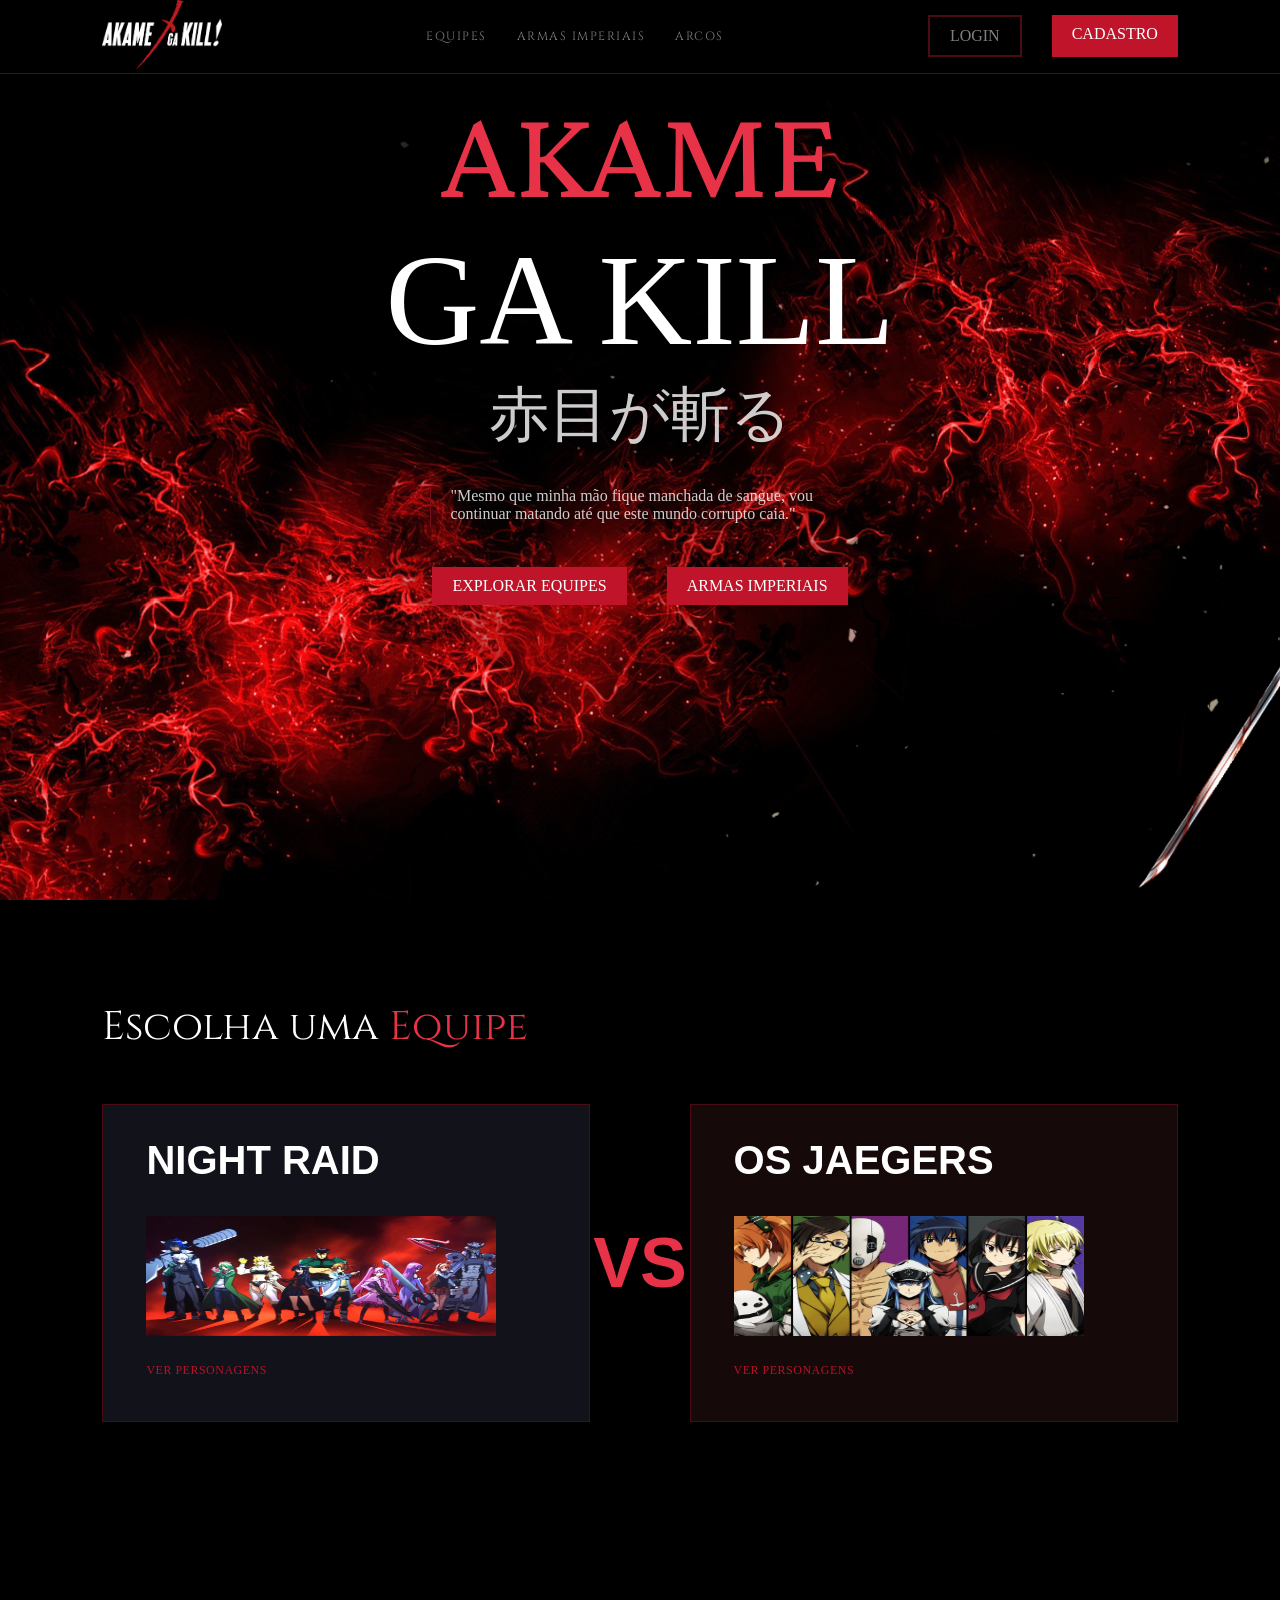
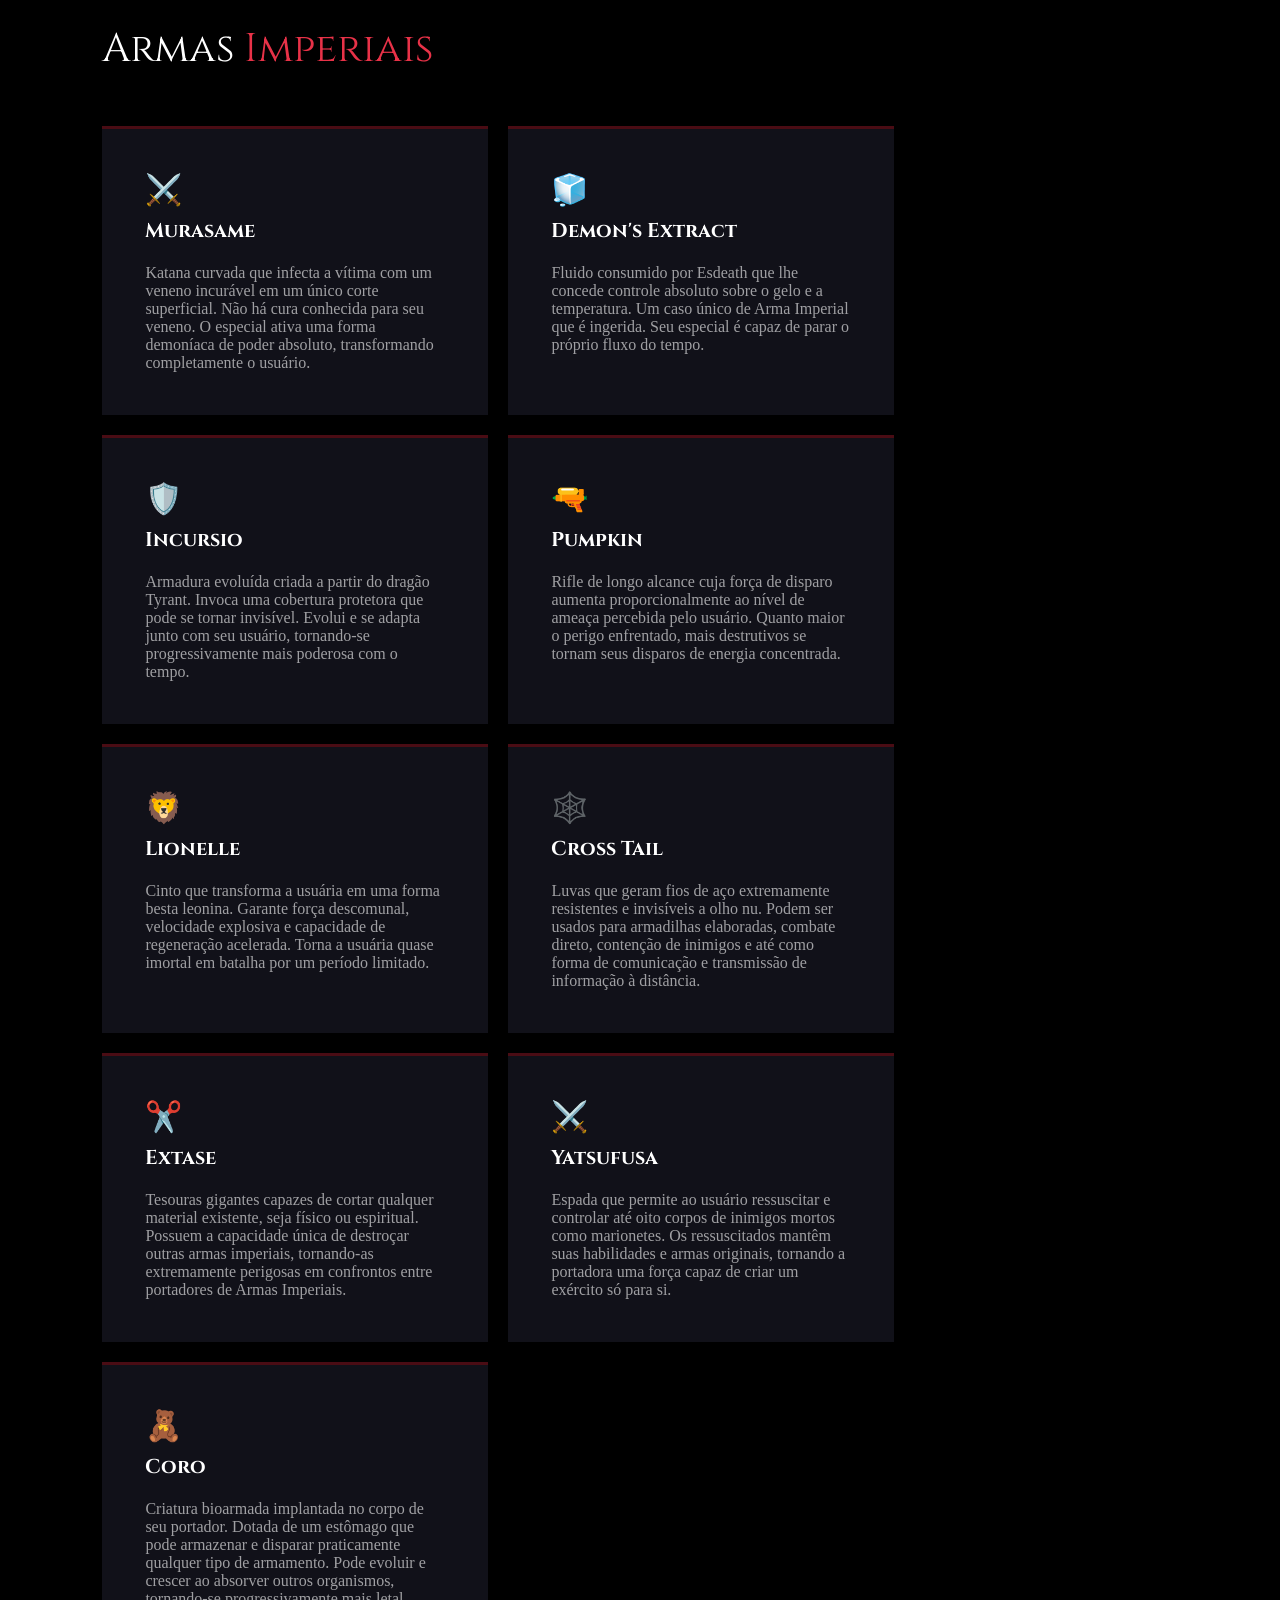
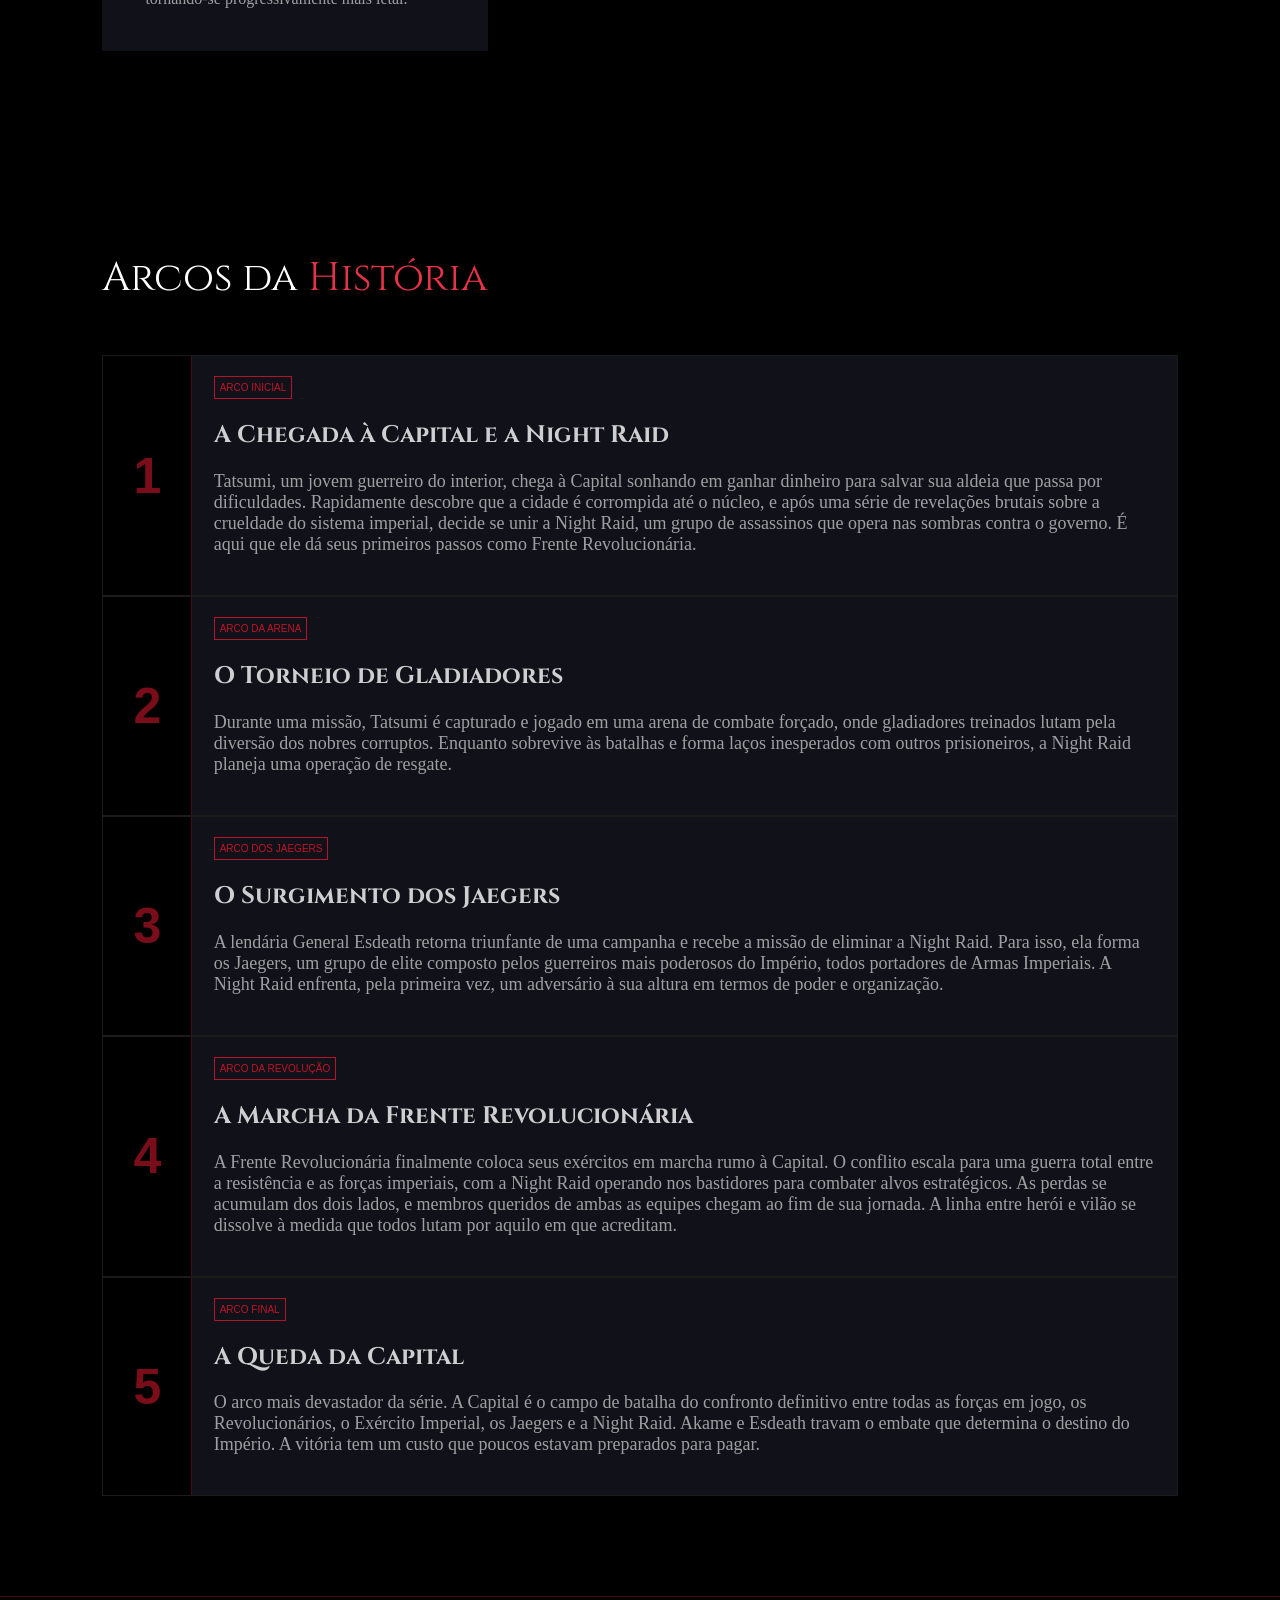
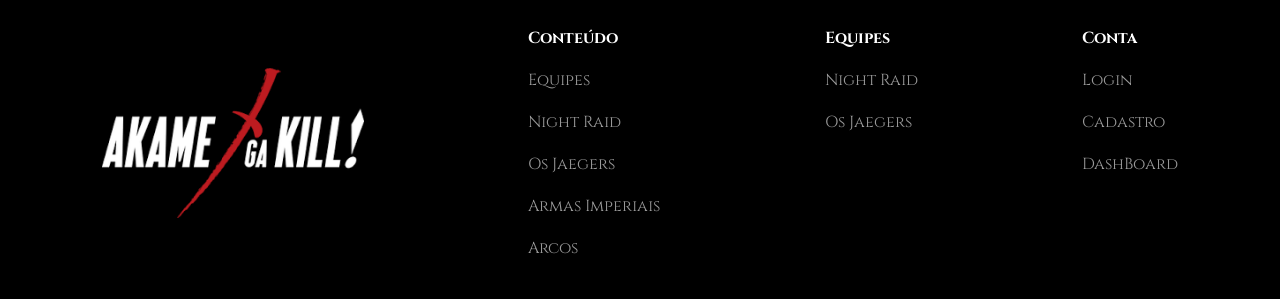
<file: public/index.html>
<!DOCTYPE html>
<html lang="en">
<head>
    <meta charset="UTF-8">
    <meta name="viewport" content="width=device-width, initial-scale=1.0">
    <title>Akame Ga Kill</title>

    <script src="./js/sessao.js"></script>

    <link rel="stylesheet" href="./css/index.css">
    <link rel="icon" href="./assets/icon/logo.png">
    <link href="https://fonts.googleapis.com/css2?family=Cinzel:wght@400;600;700;900&family=Crimson+Pro:ital,wght@0,300;0,400;0,600;1,300;1,400&family=Bebas+Neue&family=Share+Tech+Mono&display=swap" rel="stylesheet">
</head>
<body>
    <div class="header">
        <div class="logo">
            <a href=""><img src="./assets/icon/logo.png" alt="logo"></a>
        </div>

        <div class="navegacao">
            <a href="#equipes">Equipes</a>
            <a href="#armas_imperiais">Armas Imperiais</a>
            <a href="#arcos_historia">Arcos</a>
        </div>

        <div class="paralogin_e_cadastro">
            <a href="login.html" class="botao_login" style="text-decoration: none;">Login</a>
            <a href="cadastro.html" class="botao_cadastro" style="text-decoration: none;"><span id="texto_cadastro">Cadastro</span></a>
        </div>
    </div>

    <section class="hero">
        <div class="container_geral">
        <div class="titulo">
            <span id="top">AKAME</span>
            <span id="bottom">GA KILL</span>
            <span id="subtitulo">赤目が斬る</span>
        </div>
        <div class="desc">
            <div id="enfeite"></div>
            <span id="frase">"Mesmo que minha mão fique manchada de sangue, vou continuar matando até que este mundo corrupto caia."</span>
        </div>
        <div class="botoes">
            <a href="#equipes" id="botao_hero" style="text-decoration: none;">EXPLORAR EQUIPES</a>
            <a href="#armas_imperiais" id="botao_hero" style="text-decoration: none;">ARMAS IMPERIAIS</a>
        </div>
        </div>
    </section>
    
    <section class="equipes" id="equipes">
        <div class="titulo_secao">Escolha uma <span style="color: #E83248;">Equipe</span></div>
        
        <div class="container_equipes">
            <a href="night_raid.html" class="container_equipe" id="equipe_night_raid" style="text-decoration: none;">
                <h2 class="titulo_equipe">NIGHT RAID</h2>
                <img src="assets/imgs/banner_night_raid.jpg" alt="" id="banner_equipe"><br>
                <span class="enfeite_ver_personagens">VER PERSONAGENS</span>
            </a>

            <div id="divisor_equipes">VS</div>

            <a href="jaegers.html" class="container_equipe" id="equipe_jaegers" style="text-decoration: none;">
                <h2 class="titulo_equipe">OS JAEGERS</h2>
                <img src="assets/imgs/banner_jaegers.jpg" alt="" id="banner_equipe"><br>
                <span class="enfeite_ver_personagens">VER PERSONAGENS</span>
            </a>
        </div>    
    </section>

    <section class="armas_imperiais" id="armas_imperiais">
        <div class="titulo_secao">Armas <span style="color: #e83248;">Imperiais</span></div>

        <div class="containers_armas_imperiais">

        <div class="conainer_arma">
            <div class="icone_arma">⚔️</div>
            <div class="nome_arma">Murasame</div>
            <div class="arma_desc">Katana curvada que infecta a vítima com um veneno incurável em um único corte superficial. Não há cura conhecida para seu veneno. O especial ativa uma forma demoníaca de poder absoluto, transformando completamente o usuário.</div>
        </div>

        <div class="conainer_arma">
            <div class="icone_arma">🧊</div>
            <div class="nome_arma">Demon's Extract</div>
            <div class="arma_desc">Fluido consumido por Esdeath que lhe concede controle absoluto sobre o gelo e a temperatura. Um caso único de Arma Imperial que é ingerida. Seu especial é capaz de parar o próprio fluxo do tempo.</div>
        </div>

        <div class="conainer_arma">
            <div class="icone_arma">🛡️</div>
            <div class="nome_arma">Incursio</div>
            <div class="arma_desc">Armadura evoluída criada a partir do dragão Tyrant. Invoca uma cobertura protetora que pode se tornar invisível. Evolui e se adapta junto com seu usuário, tornando-se progressivamente mais poderosa com o tempo.</div>
        </div>

        <div class="conainer_arma">
            <div class="icone_arma">🔫</div>
            <div class="nome_arma">Pumpkin</div>
            <div class="arma_desc">Rifle de longo alcance cuja força de disparo aumenta proporcionalmente ao nível de ameaça percebida pelo usuário. Quanto maior o perigo enfrentado, mais destrutivos se tornam seus disparos de energia concentrada.</div>
        </div>

        <div class="conainer_arma">
            <div class="icone_arma">🦁</div>
            <div class="nome_arma">Lionelle</div>
            <div class="arma_desc">Cinto que transforma a usuária em uma forma besta leonina. Garante força descomunal, velocidade explosiva e capacidade de regeneração acelerada. Torna a usuária quase imortal em batalha por um período limitado.</div>
        </div>

        <div class="conainer_arma">
            <div class="icone_arma">🕸️</div>
            <div class="nome_arma">Cross Tail</div>
            <div class="arma_desc">Luvas que geram fios de aço extremamente resistentes e invisíveis a olho nu. Podem ser usados para armadilhas elaboradas, combate direto, contenção de inimigos e até como forma de comunicação e transmissão de informação à distância.</div>
        </div>

        <div class="conainer_arma">
            <div class="icone_arma">✂️</div>
            <div class="nome_arma">Extase</div>
            <div class="arma_desc">Tesouras gigantes capazes de cortar qualquer material existente, seja físico ou espiritual. Possuem a capacidade única de destroçar outras armas imperiais, tornando-as extremamente perigosas em confrontos entre portadores de Armas Imperiais.</div>
        </div>

        <div class="conainer_arma">
            <div class="icone_arma">⚔️</div>
            <div class="nome_arma">Yatsufusa</div>
            <div class="arma_desc">Espada que permite ao usuário ressuscitar e controlar até oito corpos de inimigos mortos como marionetes. Os ressuscitados mantêm suas habilidades e armas originais, tornando a portadora uma força capaz de criar um exército só para si.</div>
        </div>

        <div class="conainer_arma">
            <div class="icone_arma">🧸</div>
            <div class="nome_arma">Coro</div>
            <div class="arma_desc">Criatura bioarmada implantada no corpo de seu portador. Dotada de um estômago que pode armazenar e disparar praticamente qualquer tipo de armamento. Pode evoluir e crescer ao absorver outros organismos, tornando-se progressivamente mais letal.</div>
        </div>

        </div>
    </section>

    <section class="arcos_historia" id="arcos_historia">
        <div class="titulo_secao">Arcos da <span style="color: #E83248;">História</span></div>

        <div class="containers_arcos_historia">

            <div class="container_individual">
                <div class="numeracao">1</div>
                <div class="arco">
                    <p class="pre_titulo">arco inicial</p>
                    <h1 class="titulo_arco">A Chegada à Capital e a Night Raid</h1>
                    <span class="desc_arco">Tatsumi, um jovem guerreiro do interior, chega à Capital sonhando em ganhar dinheiro para salvar sua aldeia que passa por dificuldades. Rapidamente descobre que a cidade é corrompida até o núcleo, e após uma série de revelações brutais sobre a crueldade do sistema imperial, decide se unir a Night Raid, um grupo de assassinos que opera nas sombras contra o governo. É aqui que ele dá seus primeiros passos como Frente Revolucionária.</span>
                </div>
            </div>

            <div class="container_individual">
                <div class="numeracao">2</div>
                <div class="arco">
                    <p class="pre_titulo">arco da arena</p>
                    <h1 class="titulo_arco">O Torneio de Gladiadores</h1>
                    <span class="desc_arco">Durante uma missão, Tatsumi é capturado e jogado em uma arena de combate forçado, onde gladiadores treinados lutam pela diversão dos nobres corruptos. Enquanto sobrevive às batalhas e forma laços inesperados com outros prisioneiros, a Night Raid planeja uma operação de resgate.</span>
                </div>
            </div>

            <div class="container_individual">
                <div class="numeracao">3</div>
                <div class="arco">
                    <p class="pre_titulo">arco dos jaegers</p>
                    <h1 class="titulo_arco">O Surgimento dos Jaegers</h1>
                    <span class="desc_arco">A lendária General Esdeath retorna triunfante de uma campanha e recebe a missão de eliminar a Night Raid. Para isso, ela forma os Jaegers, um grupo de elite composto pelos guerreiros mais poderosos do Império, todos portadores de Armas Imperiais. A Night Raid enfrenta, pela primeira vez, um adversário à sua altura em termos de poder e organização.</span>
                </div>
            </div>

            <div class="container_individual">
                <div class="numeracao">4</div>
                <div class="arco">
                    <p class="pre_titulo">arco da revolução</p>
                    <h1 class="titulo_arco">A Marcha da Frente Revolucionária</h1>
                    <span class="desc_arco">A Frente Revolucionária finalmente coloca seus exércitos em marcha rumo à Capital. O conflito escala para uma guerra total entre a resistência e as forças imperiais, com a Night Raid operando nos bastidores para combater alvos estratégicos. As perdas se acumulam dos dois lados, e membros queridos de ambas as equipes chegam ao fim de sua jornada. A linha entre herói e vilão se dissolve à medida que todos lutam por aquilo em que acreditam.</span>
                </div>
            </div>

            <div class="container_individual">
                <div class="numeracao">5</div>
                <div class="arco">
                    <p class="pre_titulo">arco final</p>
                    <h1 class="titulo_arco">A Queda da Capital</h1>
                    <span class="desc_arco">O arco mais devastador da série. A Capital é o campo de batalha do confronto definitivo entre todas as forças em jogo, os Revolucionários, o Exército Imperial, os Jaegers e a Night Raid. Akame e Esdeath travam o embate que determina o destino do Império. A vitória tem um custo que poucos estavam preparados para pagar.</span>
                </div>
            </div>

        </div>
    </section>

    <footer>
        <div class="containers_footer">
            <img src="./assets/icon/logo.png" style="height: 150px; width: auto; align-self: center;">

            <div class="container">
                <div class="titulo_footer">Conteúdo</div>
                <a href="#equipes">Equipes</a>
                <a href="night_raid.html">Night Raid</a>
                <a href="jaegers.html">Os Jaegers</a>
                <a href="#armas_imperiais">Armas Imperiais</a>
                <a href="#arcos_historia">Arcos</a>
            </div>


            <div class="container">
                <div class="titulo_footer">Equipes</div>
                <a href="night_raid.html">Night Raid</a>
                <a href="jaegers.html">Os Jaegers</a>
            </div>

            <div class="container">
                <div class="titulo_footer">Conta</div>
                <a href="cadastro.html">Login</a>
                <a href="login.html">Cadastro</a>
                <a href="login.html">DashBoard</a>
            </div>
        </div>
    </footer>
</body>
</html>
</file>
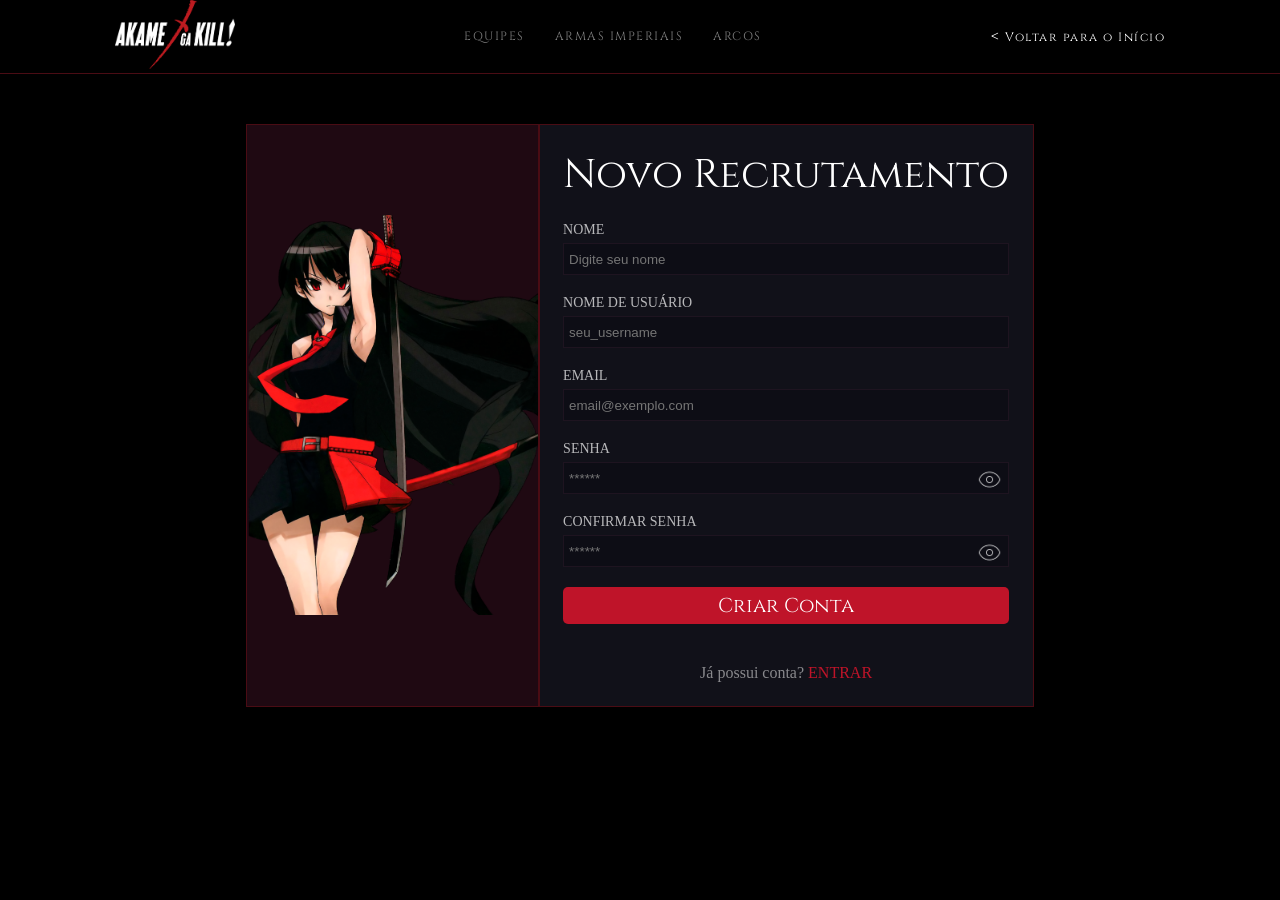
<file: public/cadastro.html>
<!DOCTYPE html>
<html lang="pt-br">

<head>
  <meta charset="UTF-8" />
  <meta http-equiv="X-UA-Compatible" content="IE=edge" />
  <meta name="viewport" content="width=device-width, initial-scale=1.0" />

  <title>Cadastro</title>

  <script src="./js/sessao.js"></script>

  <link rel="stylesheet" href="./css/login_cadastro.css" />
  <link rel="icon" href="./assets/icon/logo.png" />
  <link rel="stylesheet" href="https://fonts.googleapis.com/css2?family=Cinzel:wght@400;600;700;900&family=Crimson+Pro:ital,wght@0,300;0,400;0,600;1,300;1,400&family=Bebas+Neue&family=Share+Tech+Mono&display=swap" />
</head>

<!-- <body onload="listar()"> -->
<body>
  <!--header inicio-->
  <div class="header">
        <div class="logo">
            <a href="index.html"><img src="./assets/icon/logo.png" alt="logo"></a>
        </div>

        <div class="navegacao">
            <a href="index.html#equipes">Equipes</a>
            <a href="index.html#armas_imperiais">Armas Imperiais</a>
            <a href="index.html#arcos_historia">Arcos</a>
        </div>

        <div class="voltar_inicio">
          <a href="index.html"><span style="font-size: 16px;"><</span> Voltar para o Início</a>
        </div>
        
    </div>
  <!--header fim-->

  <div class="container">
    <div class="decoracao">
      <img src="assets/imgs/img_akame.png">
    </div>
    <div class="formulario">
      <div class="titulo">Novo Recrutamento</div>

      <div class="campo">
        <label for="nome_input">Nome</label>
        <div class="container_campo">
          <input type="text" id="nome_input" placeholder="Digite seu nome">
        </div>
      </div>
      
      <div class="campo">
        <label for="user_name_input">Nome de Usuário</label>
        <div class="container_campo">
          <input type="text" id="user_name_input" placeholder="seu_username">
        </div>
      </div>

      <div class="campo">
        <label for="email_input">Email</label>
        <div class="container_campo">
          <input type="text" id="email_input" placeholder="email@exemplo.com">
        </div>
      </div>


      <div class="campo">
        <label for="senha_input">Senha</label>
        <div class="container_campo ">
            <input type="password" id="senha_input" placeholder="******">
            <button onclick="visualizacao_senha()" id="olho_visualizacao"><img src="assets/icon/olho_aberto.png" alt="" id="olho"></button>
        </div>
      </div>

      <div class="campo">
        <label for="confirmacao_senha_input">Confirmar Senha</label>
        <div class="container_campo ">
            <input type="password" id="confirmacao_senha_input" placeholder="******">
            <button onclick="visualizacao_senha2()" id="olho_visualizacao2"><img src="assets/icon/olho_aberto.png" alt="" id="olho2"></button>
        </div>
      </div>

      

      <button onclick="cadastrar()" class="botao_formulario" id="botao_cadastro_login">Criar Conta</button>
      <div id="cardErro">
        <span id="mensagem_erro"></span>
      </div>

      <div class="campo_adicional">
        <span>Já possui conta? <a href="login.html" style="text-decoration: none;" id="texto_href">ENTRAR</a></span>
      </div>

    </div>
  </div>
</body>

</html>

<script>

  function cadastrar() {
    //Recupere o valor da nova input pelo nome do id
    // Agora vá para o método fetch logo abaixo
    var nomeVar = nome_input.value;
    var usernameVar = user_name_input.value;
    var emailVar = email_input.value;
    var senhaVar = senha_input.value;
    var confirmacaoSenhaVar = confirmacao_senha_input.value;


    // Validações dos inputs
    if (
      nomeVar == "" ||
      usernameVar == "" ||
      emailVar == "" ||
      senhaVar == ""
    ) {
      cardErro.style.display = "flex";
      mensagem_erro.innerHTML = "Algum campo está em branco";
      botao_cadastro_login.style.display = "none"
      
        setTimeout(Timeout_erro, 3000);
      return false;
    } 

    if(nomeVar.length <= 1){
      cardErro.style.display = "block";
      mensagem_erro.innerHTML = "O nome é pequeno demais";
      botao_cadastro_login.style.display = "none"

        setTimeout(Timeout_erro, 3000);
      return false;
    } 
    
    if(!emailVar.includes('@') || !emailVar.includes('.')){
      cardErro.style.display = "block";
      mensagem_erro.innerHTML = "Email inválido";
      botao_cadastro_login.style.display = "none"

        setTimeout(Timeout_erro, 3000);
      return false;

    } else {
      let posicao_arroba = emailVar.indexOf("@");
      let posicao_ultimo_ponto = emailVar.lastIndexOf(".");
      
      if(posicao_arroba > posicao_ultimo_ponto){
        cardErro.style.display = "block";
        mensagem_erro.innerHTML = "Email inválido";
        botao_cadastro_login.style.display = "none"

        setTimeout(Timeout_erro, 3000);
      return false;

      }
    }
    
    if(senhaVar.length < 6){
      cardErro.style.display = "block";
      mensagem_erro.innerHTML = "A senha deve ter 6 ou mais caracteres";
      botao_cadastro_login.style.display = "none"

        setTimeout(Timeout_erro, 3000);
      return false;
    } 
    
    if(senhaVar != confirmacaoSenhaVar){
      cardErro.style.display = "block";
      mensagem_erro.innerHTML = "As senhas não coincidem";
      botao_cadastro_login.style.display = "none"

        setTimeout(Timeout_erro, 3000);
      return false;
    } 


    // Enviando o valor da nova input
    fetch("/usuarios/cadastrar", {
      method: "POST",
      headers: {
        "Content-Type": "application/json",
      },
      body: JSON.stringify({
        // crie um atributo que recebe o valor recuperado aqui
        // Agora vá para o arquivo routes/usuario.js
        nomeServer: nomeVar,
        usernameServer: usernameVar,
        emailServer: emailVar,
        senhaServer: senhaVar
      }),
    })
      .then(function (resposta) {
        console.log("resposta: ", resposta);

        if (resposta.ok) {
          cardErro.style.display = "block";
          mensagem_erro.innerHTML =
            "Cadastro realizado com sucesso! Redirecionando para tela de Login...";

          setTimeout(() => {
            window.location = "login.html";
          }, "2000");
        } else {
          throw "Houve um erro ao tentar realizar o cadastro!";
        }
      })
      .catch(function (resposta) {
        console.log(`#ERRO: ${resposta}`);
      });

    return false;
  }

  let visualizar_senha = false
    function visualizacao_senha(){

        if(!visualizar_senha){
            senha_input.type = "text";
            visualizar_senha = true;
            olho.src = `assets/icon/olho_fechado.png`;
        } else if (visualizar_senha){
            senha_input.type = "password"
            visualizar_senha = false;
            olho.src = `assets/icon/olho_aberto.png`;
        }
    }

  let visualizar_senha2 = false
  function visualizacao_senha2(){

    if(!visualizar_senha2){
      confirmacao_senha_input.type = "text";
      visualizar_senha2 = true;
      olho2.src = `assets/icon/olho_fechado.png`;
    } else if (visualizar_senha2){
      confirmacao_senha_input.type = "password"
      visualizar_senha2 = false;
      olho2.src = `assets/icon/olho_aberto.png`;
    }
  }

</script>
</file>
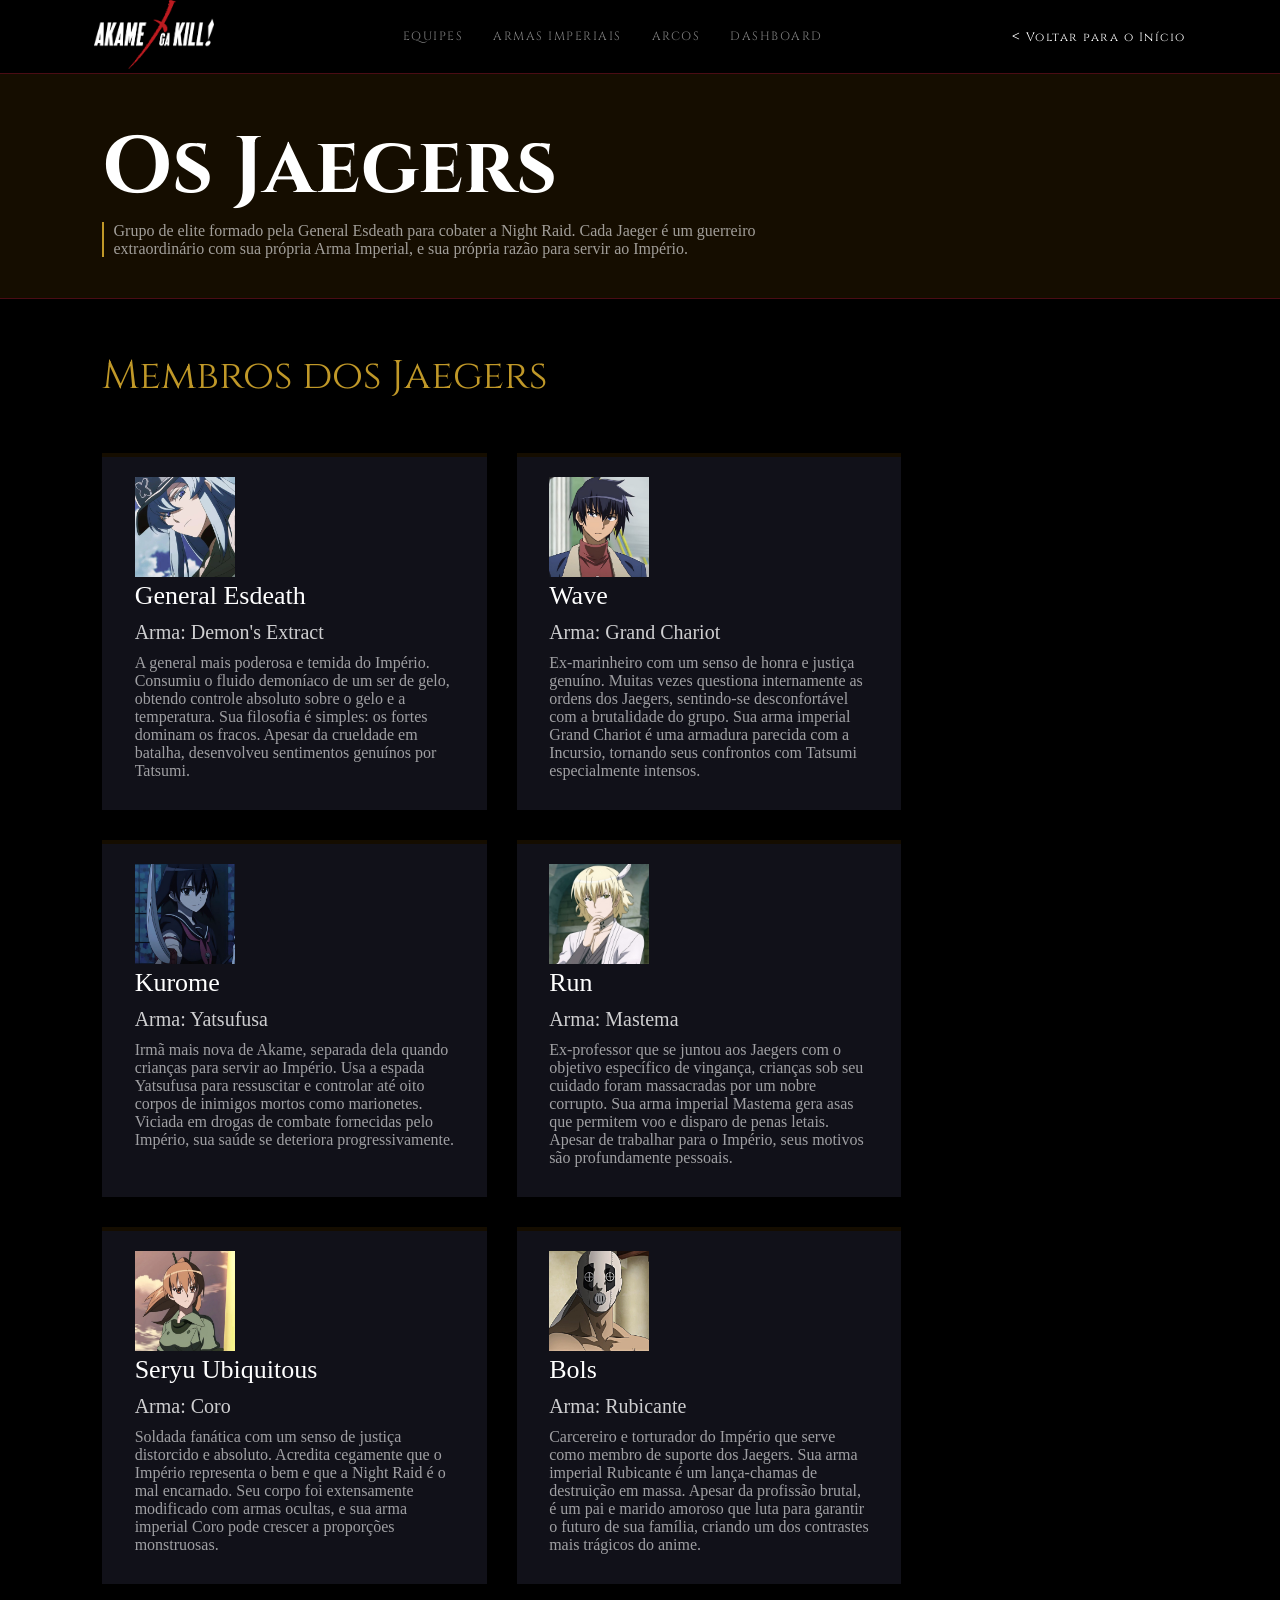
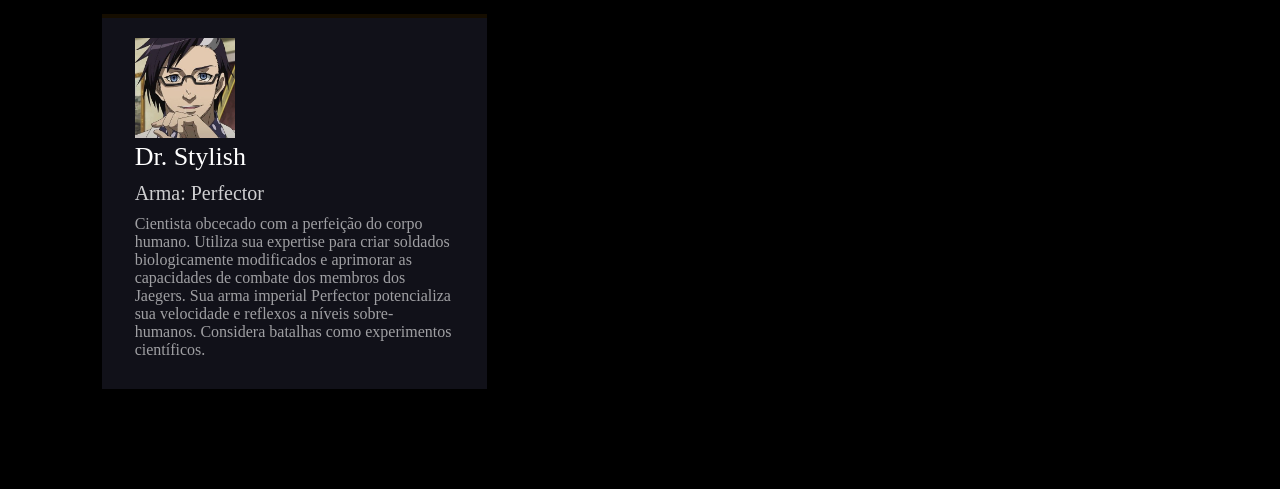
<file: public/jaegers.html>
<!DOCTYPE html>
<html lang="en">
<head>
    <meta charset="UTF-8">
    <meta name="viewport" content="width=device-width, initial-scale=1.0">
    <title>Os Jaegers</title>

    <script src="./js/sessao.js"></script>

    <link rel="stylesheet" href="./css/equipes.css">
    <link rel="icon" href="./assets/icon/logo.png">
    <link href="https://fonts.googleapis.com/css2?family=Cinzel:wght@400;600;700;900&family=Crimson+Pro:ital,wght@0,300;0,400;0,600;1,300;1,400&family=Bebas+Neue&family=Share+Tech+Mono&display=swap" rel="stylesheet">
</head>
<body>
    
    <div class="header">
        <div class="logo">
            <a href="index.html"><img src="./assets/icon/logo.png" alt="logo"></a>
        </div>

        <div class="navegacao">
            <a href="index.html#equipes">Equipes</a>
            <a href="index.html#armas_imperiais">Armas Imperiais</a>
            <a href="index.html#arcos_historia">Arcos</a>
            <a href="">DashBoard</a>
        </div>

        <div class="voltar_inicio">
          <a href="index.html"><span style="font-size: 16px;"><</span> Voltar para o Início</a>
        </div>
        
    </div>

    <div class="banner" style="background-color: #150D00;">
        <div class="container_titulo">
            <div class="titulo">Os Jaegers</div>
            <div class="container_desc">
                <div class="enfeite" style="background-color: #C09828;"></div>
                <div class="desc_titulo">Grupo de elite formado pela General Esdeath para cobater a Night Raid. Cada Jaeger é um guerreiro extraordinário com sua própria Arma Imperial, e sua própria razão para servir ao Império.</div>
            </div>
        </div>
    </div>

    <div class="membros_equipe">
        <div class="titulo_membros" style="color: #C09828;">Membros dos Jaegers</div>

        <div class="membros">


            <div class="container_membro">
                <img src="assets/icon/esdeath_avatar.jpg" alt="" class="icone_membro">
                <div class="nome_membro">General Esdeath</div>
                <div class="arma_membro">Arma: Demon's Extract</div>
                <div class="desc_membro">A general mais poderosa e temida do Império. Consumiu o fluido demoníaco de um ser de gelo, obtendo controle absoluto sobre o gelo e a temperatura. Sua filosofia é simples: os fortes dominam os fracos. Apesar da crueldade em batalha, desenvolveu sentimentos genuínos por Tatsumi.</div>
            </div>

            <div class="container_membro">
                <img src="assets/icon/wave_avatar.jpg" alt="" class="icone_membro">
                <div class="nome_membro">Wave</div>
                <div class="arma_membro">Arma: Grand Chariot</div>
                <div class="desc_membro">Ex-marinheiro com um senso de honra e justiça genuíno. Muitas vezes questiona internamente as ordens dos Jaegers, sentindo-se desconfortável com a brutalidade do grupo. Sua arma imperial Grand Chariot é uma armadura parecida com a Incursio, tornando seus confrontos com Tatsumi especialmente intensos.</div>
            </div>

            <div class="container_membro">
                <img src="assets/icon/kurome_avatar.jpg" alt="" class="icone_membro">
                <div class="nome_membro">Kurome</div>
                <div class="arma_membro">Arma: Yatsufusa</div>
                <div class="desc_membro">Irmã mais nova de Akame, separada dela quando crianças para servir ao Império. Usa a espada Yatsufusa para ressuscitar e controlar até oito corpos de inimigos mortos como marionetes. Viciada em drogas de combate fornecidas pelo Império, sua saúde se deteriora progressivamente.</div>
            </div>

            <div class="container_membro">
                <img src="assets/icon/run_avatar.jpg" alt="" class="icone_membro">
                <div class="nome_membro">Run</div>
                <div class="arma_membro">Arma: Mastema</div>
                <div class="desc_membro">Ex-professor que se juntou aos Jaegers com o objetivo específico de vingança, crianças sob seu cuidado foram massacradas por um nobre corrupto. Sua arma imperial Mastema gera asas que permitem voo e disparo de penas letais. Apesar de trabalhar para o Império, seus motivos são profundamente pessoais.</div>
            </div>

            <div class="container_membro">
                <img src="assets/icon/seryu_avatar.jpg" alt="" class="icone_membro">
                <div class="nome_membro">Seryu Ubiquitous</div>
                <div class="arma_membro">Arma: Coro</div>
                <div class="desc_membro">Soldada fanática com um senso de justiça distorcido e absoluto. Acredita cegamente que o Império representa o bem e que a Night Raid é o mal encarnado. Seu corpo foi extensamente modificado com armas ocultas, e sua arma imperial Coro pode crescer a proporções monstruosas.</div>
            </div>

            <div class="container_membro">
                <img src="assets/icon/bols_avatar.jpg" alt="" class="icone_membro">
                <div class="nome_membro">Bols</div>
                <div class="arma_membro">Arma: Rubicante</div>
                <div class="desc_membro">Carcereiro e torturador do Império que serve como membro de suporte dos Jaegers. Sua arma imperial Rubicante é um lança-chamas de destruição em massa. Apesar da profissão brutal, é um pai e marido amoroso que luta para garantir o futuro de sua família, criando um dos contrastes mais trágicos do anime.</div>
            </div>

            <div class="container_membro">
                <img src="assets/icon/drstylish_avatar.jpg" alt="" class="icone_membro">
                <div class="nome_membro">Dr. Stylish</div>
                <div class="arma_membro">Arma: Perfector</div>
                <div class="desc_membro">Cientista obcecado com a perfeição do corpo humano. Utiliza sua expertise para criar soldados biologicamente modificados e aprimorar as capacidades de combate dos membros dos Jaegers. Sua arma imperial Perfector potencializa sua velocidade e reflexos a níveis sobre-humanos. Considera batalhas como experimentos científicos.</div>
            </div>
        </div>
    </div>


</body>

<style>
    .container_membro{
        border-top: 4px solid #150D00;
        transition: 0.3s;
    }

    .container_membro:hover{
        border-top: 4px solid #C09828;
        transform: translateY(-10px);
    }
</style>
</html>
</file>
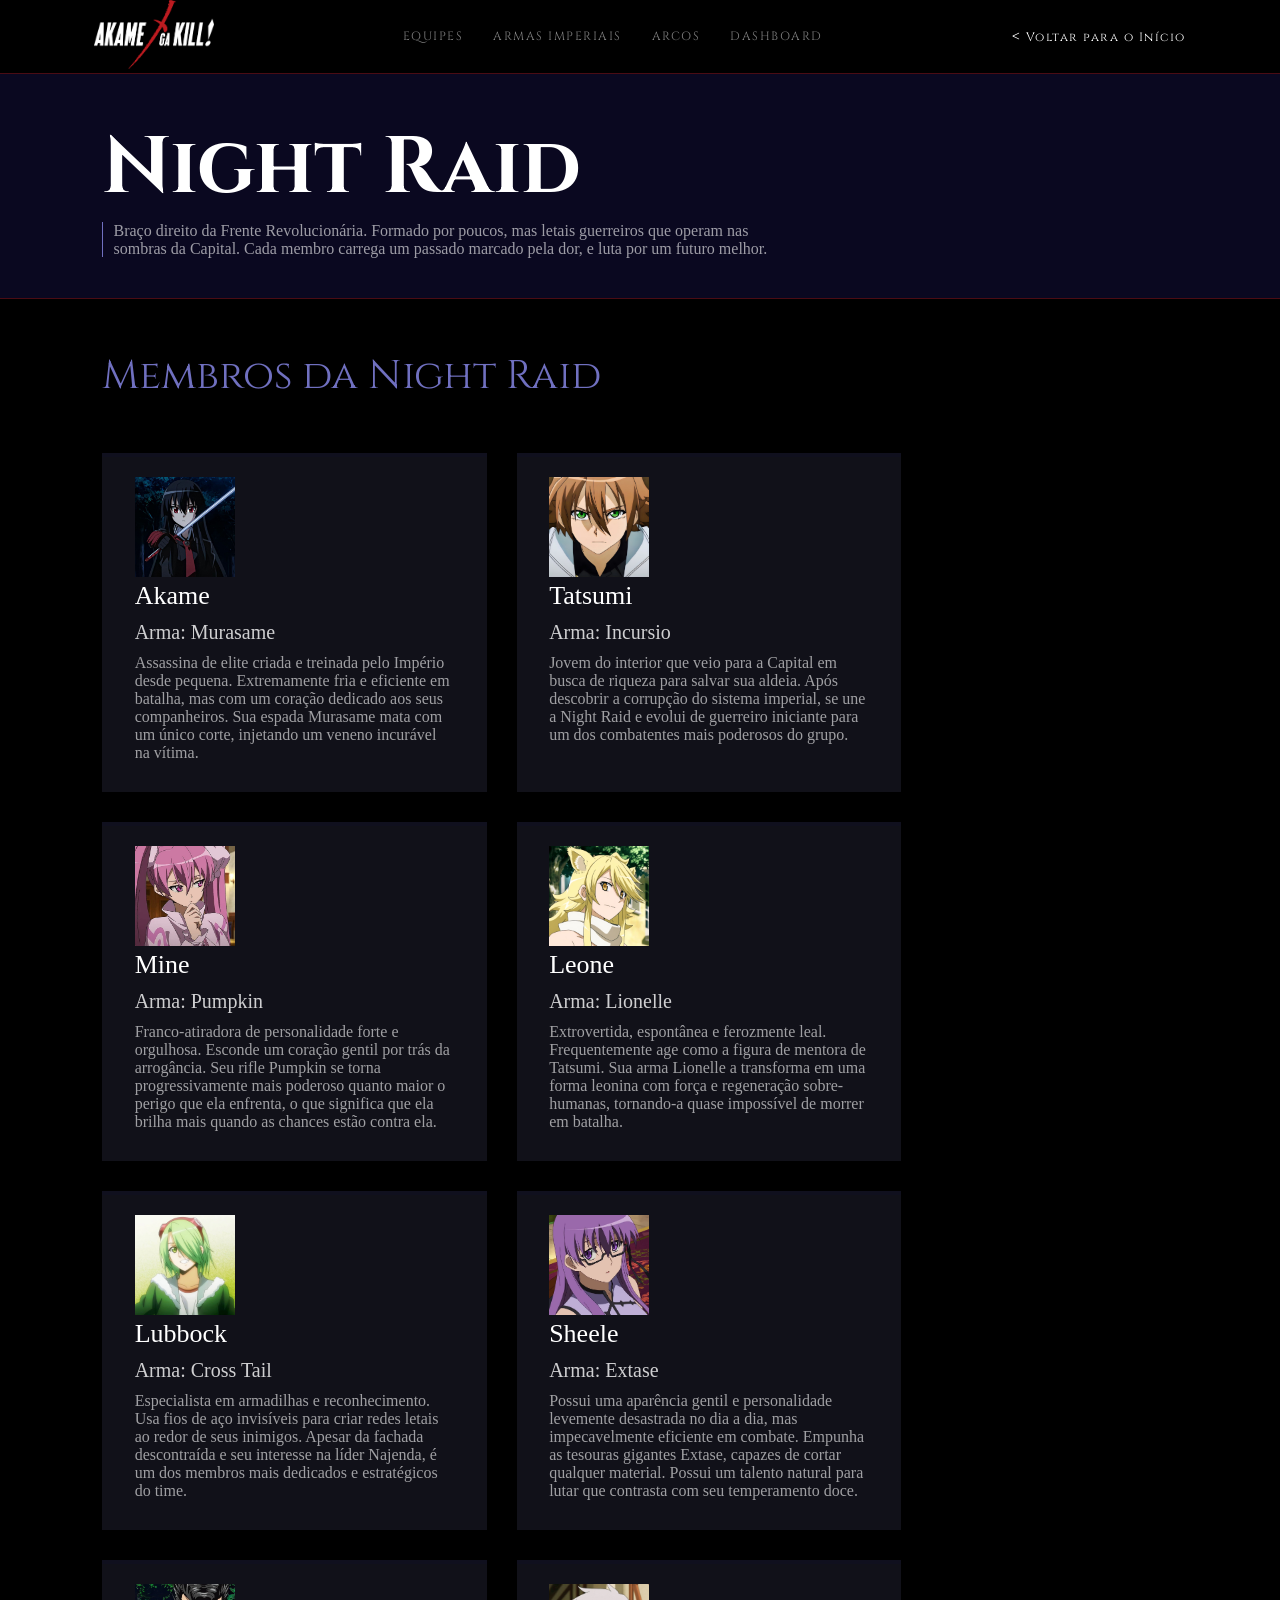
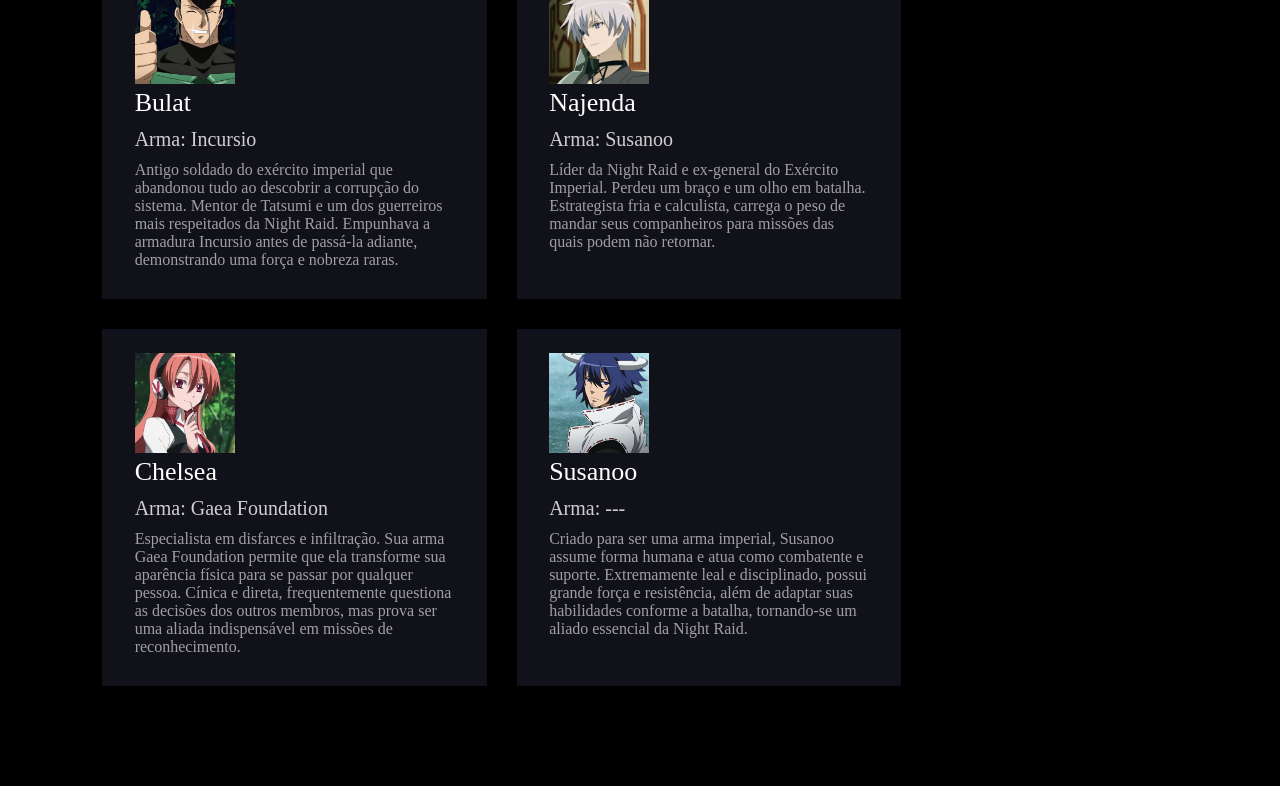
<file: public/night_raid.html>
<!DOCTYPE html>
<html lang="en">
<head>
    <meta charset="UTF-8">
    <meta name="viewport" content="width=device-width, initial-scale=1.0">
    <title>Night Raid</title>

    <script src="./js/sessao.js"></script>

    <link rel="stylesheet" href="./css/equipes.css">
    <link rel="icon" href="./assets/icon/logo.png">
    <link href="https://fonts.googleapis.com/css2?family=Cinzel:wght@400;600;700;900&family=Crimson+Pro:ital,wght@0,300;0,400;0,600;1,300;1,400&family=Bebas+Neue&family=Share+Tech+Mono&display=swap" rel="stylesheet">
</head>
<body>
    
    <div class="header">
        <div class="logo">
            <a href="index.html"><img src="./assets/icon/logo.png" alt="logo"></a>
        </div>

        <div class="navegacao">
            <a href="index.html#equipes">Equipes</a>
            <a href="index.html#armas_imperiais">Armas Imperiais</a>
            <a href="index.html#arcos_historia">Arcos</a>
            <a href="">DashBoard</a>
        </div>

        <div class="voltar_inicio">
          <a href="index.html"><span style="font-size: 16px;"><</span> Voltar para o Início</a>
        </div>
        
    </div>

    <div class="banner" style="background-color: #0A0820;">
        <div class="container_titulo">
            <div class="titulo">Night Raid</div>
            <div class="container_desc">
                <div class="enfeite" style="background-color: #7070C0;"></div>
                <div class="desc_titulo">Braço direito da Frente Revolucionária. Formado por poucos, mas letais guerreiros que operam nas sombras da Capital. Cada membro carrega um passado marcado pela dor, e luta por um futuro melhor.</div>
            </div>
        </div>
    </div>

    <div class="membros_equipe">
        <div class="titulo_membros" style="color: #7070C0;">Membros da Night Raid</div>

        <div class="membros">


            <div class="container_membro">
                <img src="assets/icon/akame_avatar.jpg" alt="" class="icone_membro">
                <div class="nome_membro">Akame</div>
                <div class="arma_membro">Arma: Murasame</div>
                <div class="desc_membro">Assassina de elite criada e treinada pelo Império desde pequena. Extremamente fria e eficiente em batalha, mas com um coração dedicado aos seus companheiros. Sua espada Murasame mata com um único corte, injetando um veneno incurável na vítima.</div>
            </div>

            <div class="container_membro">
                <img src="assets/icon/tatsume_avatar.jpg" alt="" class="icone_membro">
                <div class="nome_membro">Tatsumi</div>
                <div class="arma_membro">Arma: Incursio</div>
                <div class="desc_membro">Jovem do interior que veio para a Capital em busca de riqueza para salvar sua aldeia. Após descobrir a corrupção do sistema imperial, se une a Night Raid e evolui de guerreiro iniciante para um dos combatentes mais poderosos do grupo.</div>
            </div>

            <div class="container_membro">
                <img src="assets/icon/mine_avatar.jpg" alt="" class="icone_membro">
                <div class="nome_membro">Mine</div>
                <div class="arma_membro">Arma: Pumpkin</div>
                <div class="desc_membro">Franco-atiradora de personalidade forte e orgulhosa. Esconde um coração gentil por trás da arrogância. Seu rifle Pumpkin se torna progressivamente mais poderoso quanto maior o perigo que ela enfrenta, o que significa que ela brilha mais quando as chances estão contra ela.</div>
            </div>

            <div class="container_membro">
                <img src="assets/icon/leone_avatar.jpg" alt="" class="icone_membro">
                <div class="nome_membro">Leone</div>
                <div class="arma_membro">Arma: Lionelle</div>
                <div class="desc_membro">Extrovertida, espontânea e ferozmente leal. Frequentemente age como a figura de mentora de Tatsumi. Sua arma Lionelle a transforma em uma forma leonina com força e regeneração sobre-humanas, tornando-a quase impossível de morrer em batalha.</div>
            </div>

            <div class="container_membro">
                <img src="assets/icon/lubbock_avatar.jpg" alt="" class="icone_membro">
                <div class="nome_membro">Lubbock</div>
                <div class="arma_membro">Arma: Cross Tail</div>
                <div class="desc_membro">Especialista em armadilhas e reconhecimento. Usa fios de aço invisíveis para criar redes letais ao redor de seus inimigos. Apesar da fachada descontraída e seu interesse na líder Najenda, é um dos membros mais dedicados e estratégicos do time.</div>
            </div>

            <div class="container_membro">
                <img src="assets/icon/sheele_avatar.jpg" alt="" class="icone_membro">
                <div class="nome_membro">Sheele</div>
                <div class="arma_membro">Arma: Extase</div>
                <div class="desc_membro">Possui uma aparência gentil e personalidade levemente desastrada no dia a dia, mas impecavelmente eficiente em combate. Empunha as tesouras gigantes Extase, capazes de cortar qualquer material. Possui um talento natural para lutar que contrasta com seu temperamento doce.</div>
            </div>

            <div class="container_membro">
                <img src="assets/icon/bullat_avatar.jpg" alt="" class="icone_membro">
                <div class="nome_membro">Bulat</div>
                <div class="arma_membro">Arma: Incursio</div>
                <div class="desc_membro">Antigo soldado do exército imperial que abandonou tudo ao descobrir a corrupção do sistema. Mentor de Tatsumi e um dos guerreiros mais respeitados da Night Raid. Empunhava a armadura Incursio antes de passá-la adiante, demonstrando uma força e nobreza raras.</div>
            </div>

            <div class="container_membro">
                <img src="assets/icon/najenda_avatar.jpg" alt="" class="icone_membro">
                <div class="nome_membro">Najenda</div>
                <div class="arma_membro">Arma: Susanoo</div>
                <div class="desc_membro">Líder da Night Raid e ex-general do Exército Imperial. Perdeu um braço e um olho em batalha. Estrategista fria e calculista, carrega o peso de mandar seus companheiros para missões das quais podem não retornar.</div>
            </div>

            <div class="container_membro">
                <img src="assets/icon/chelsea_avatar.jpg" alt="" class="icone_membro">
                <div class="nome_membro">Chelsea</div>
                <div class="arma_membro">Arma: Gaea Foundation</div>
                <div class="desc_membro">Especialista em disfarces e infiltração. Sua arma Gaea Foundation permite que ela transforme sua aparência física para se passar por qualquer pessoa. Cínica e direta, frequentemente questiona as decisões dos outros membros, mas prova ser uma aliada indispensável em missões de reconhecimento.</div>
            </div>

            <div class="container_membro">
                <img src="assets/icon/susanoo_avatar.jpg" alt="" class="icone_membro">
                <div class="nome_membro">Susanoo</div>
                <div class="arma_membro">Arma: ---</div>
                <div class="desc_membro">Criado para ser uma arma imperial, Susanoo assume forma humana e atua como combatente e suporte. Extremamente leal e disciplinado, possui grande força e resistência, além de adaptar suas habilidades conforme a batalha, tornando-se um aliado essencial da Night Raid.</div>
            </div>
        </div>
    </div>


</body>

<style>
    .container_membro{
        border-top: 4px solid #10101E;
        transition: 0.3s;
    }

    .container_membro:hover{
        border-top: 4px solid #7070C0;
        transform: translateY(-10px);
    }
</style>
</html>
</file>
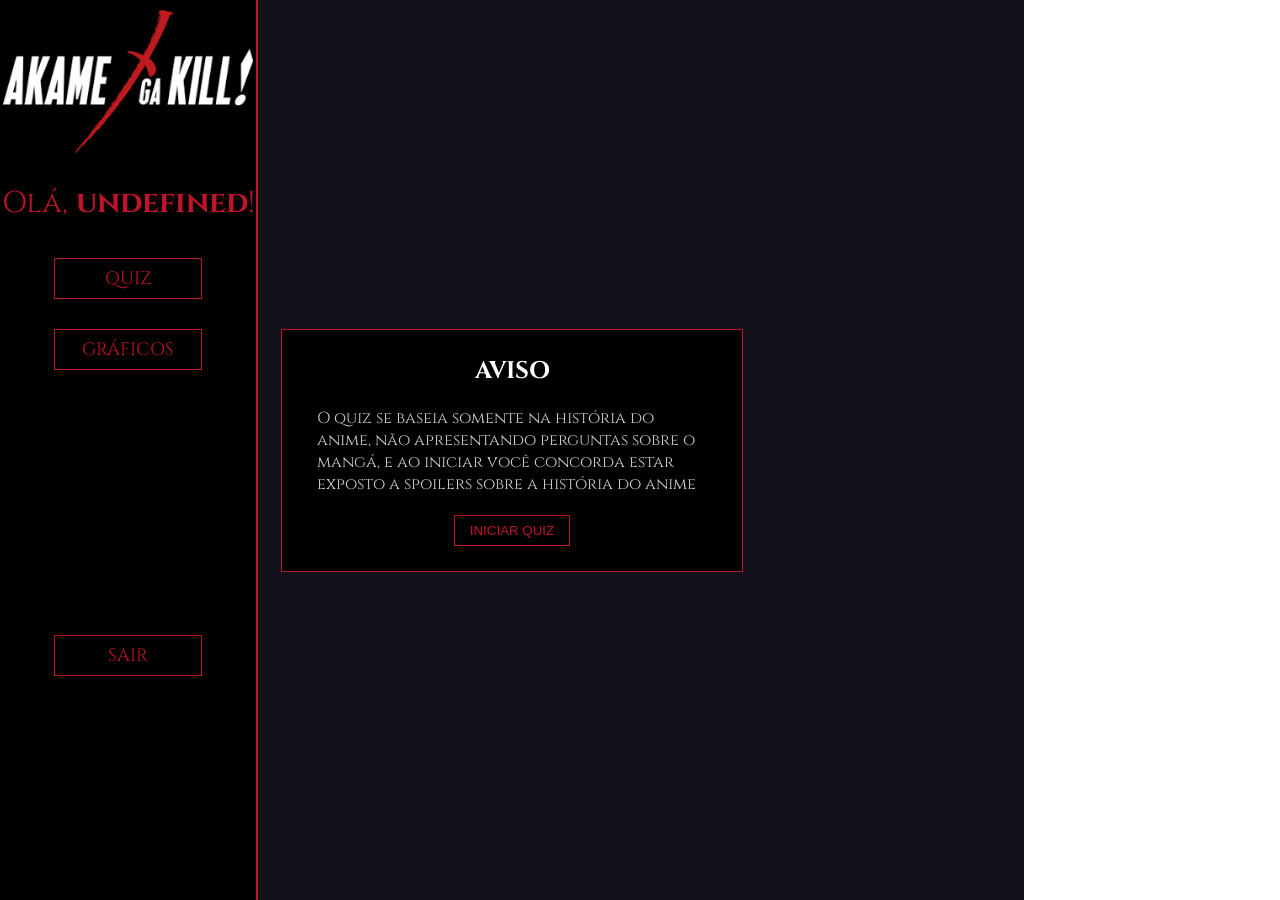
<file: public/dashboard/dashboard_quiz.html>
<!DOCTYPE html>
<html lang="en">
<head>
    <meta charset="UTF-8">
    <meta name="viewport" content="width=device-width, initial-scale=1.0">
    <title>Dashboard</title>

    <link rel="stylesheet" href="../css/quiz.css">
    <link rel="stylesheet" href="../css/sidebar.css">
    <link rel="icon" href="../assets/icon/logo.png">
    <link href="https://fonts.googleapis.com/css2?family=Cinzel:wght@400;600;700;900&family=Crimson+Pro:ital,wght@0,300;0,400;0,600;1,300;1,400&family=Bebas+Neue&family=Share+Tech+Mono&display=swap" rel="stylesheet">
</head>

<body onload="onloadEsconder()">
    <div class="pagina">
        
        <div class="sidebar">
            <img src="../assets/icon/logo.png" alt="" id="logo">
            <span id="hello">Olá, <span id="b_usuario">usuário</span>!</span>

            <div class="direcionadores_navegacao">
                <div class="direcionador">
                    <a href="dashboard_quiz.html">QUIZ</a>
                </div>
                <div class="direcionador">
                    <a href="dashboard_graficos.html">GRÁFICOS</a>
                </div>
                <div class="direcionador" id="sair" onclick="limparSessao()">
                    <a href="../index.html">SAIR</a>
                </div>
            </div>
        </div>

        <div class="quiz">

            <div class="alerta" id="alerta">
                <span id="titulo_alerta">AVISO</span>
                <span id="desc_alerta">O quiz se baseia somente na história do anime, não apresentando perguntas sobre o mangá, e ao iniciar você concorda estar exposto a spoilers sobre a história do anime</span>
                <button onclick="iniciarQuiz()" id="botao_iniciar_quiz">INICIAR QUIZ</button>
            </div>

            
            <div class="jogo" id="jogo">

                
                
                <div id="infoQuestao">
                    <span>Questão <span id="spanNumeroDaQuestaoAtual"></span> de <span id="qtdQuestoes"></span>: <br><span id="spanQuestaoExibida"></span></span>
                </div>

                <div class="respostas">

                    <div class="opcoes">
                        <span>
                            <input type="radio" id="primeiraOpcao" name="option" value="alternativaA" />
                            <label for="primeiraOpcao" id="labelOpcaoUm"></label>
                        </span>
                        <span>
                            <input type="radio" id="segundaOpcao" name="option" value="alternativaB" />
                            <label for="segundaOpcao" id="labelOpcaoDois"></label>
                        </span>
                        <span>
                            <input type="radio" id="terceiraOpcao" name="option" value="alternativaC" />
                            <label for="terceiraOpcao" id="labelOpcaoTres"></label>
                        </span>
                        <span>
                            <input type="radio" id="quartaOpcao" name="option" value="alternativaD" />
                            <label for="quartaOpcao" id="labelOpcaoQuatro"></label>
                        </span>
                    </div>

                    <div class="botoes">
                        <button onclick="submeter()" id="btnSubmeter">Submeter resposta</button>
                    </div>
                    <div id="alerta_erro"></div>
                </div>
            </div>

            <div id="tela_final">
                <div id="pontos_usuario">
                    <span id="titulo_pontos">Você fez: <span id="pontos_quiz"></span> pontos</span>
                    <div class="botoes">
                        <button onclick="tentarNovamente()" id="btnTentarNovamente">Tentar novamente</button>
                        <button onclick="window.location.href = 'dashboard_graficos.html'">Dashboard</button>
                    </div>
                </div>
            </div>

        </div>
    </div>
</body>

<script src="../js/sessao.js"></script>
<script>

    b_usuario.innerHTML = sessionStorage.USER_NAME;
    var id_usuario = sessionStorage.ID_USUARIO;

    const listaDeQuestoes = [
        { 
            pergunta: "Qual era o objetivo inicial de Tatsumi ao ir para a capital?", 
            alternativaA: "Vingar a morte de seus pais", 
            alternativaB: "Conseguir dinheiro para salvar sua aldeia pobre", 
            alternativaC: "Se tornar um soldado do Império", 
            alternativaD: "Encontrar Akame e se juntar a Night Raid", 
            alternativaCorreta: "alternativaB" 
        },
        { 
            pergunta: "Qual é o nome da arma imperial da Akame?", 
            alternativaA: "Extase", 
            alternativaB: "Pumpkin", 
            alternativaC: "Murasame", 
            alternativaD: "Rubicante", 
            alternativaCorreta: "alternativaC" 
        },
        { 
            pergunta: "Qual habilidade especial da Murasame que a Akame possui?", 
            alternativaA: "Controla o gelo", 
            alternativaB: "Infecta o inimigo com veneno", 
            alternativaC: "Dispara projéteis de energia", 
            alternativaD: "Cria ilusões no inimigo", 
            alternativaCorreta: "alternativaB" 
        },
        { 
            pergunta: "Quem lidera os Jaegers?", 
            alternativaA: "Wave", 
            alternativaB: "Esdeath", 
            alternativaC: "Kurome", 
            alternativaD: "Run", 
            alternativaCorreta: "alternativaB" 
        },
        { 
            pergunta: "Como a participação do personagem Bulat fica marcada no anime?", 
            alternativaA: "Ele traiu a Night Raid e se juntou aos Jaegers", 
            alternativaB: "Acaba morrendo para proteger Tatsumi", 
            alternativaC: "Perdeu a memória após um combate", 
            alternativaD: "Foi morto por Esdeath durante a batalha final", 
            alternativaCorreta: "alternativaB" 
        },
        { 
            pergunta: "Qual é a relação entre Akame e Kurome, membra dos Jaegers?", 
            alternativaA: "Faziam parte da liderança do império", 
            alternativaB: "Akame é a mentora que treinou Kurome", 
            alternativaC: "São inimigas que se conheceram na capital", 
            alternativaD: "São irmãs que foram separadas na infância", 
            alternativaCorreta: "alternativaD" 
        },
        { 
            pergunta: "Qual é o destino de Mine ao longo da história?", 
            alternativaA: "Ela deserta da Night Raid para se juntar ao Exército Revolucionário", 
            alternativaB: "Ela morre após derrotar Seryu", 
            alternativaC: "Ela fica em coma após um combate extremo", 
            alternativaD: "Ela é capturada e presa por Esdeath", 
            alternativaCorreta: "alternativaB" 
        },
        { 
            pergunta: "O que o Primeiro-Ministro Honest representa na história de Akame Ga Kill?", 
            alternativaA: "Um nobre bem-intencionado que perde o controle do poder", 
            alternativaB: "A corrupção que manipula o jovem imperador para benefício próprio", 
            alternativaC: "Um antigo membro do Night Raid que virou traidor", 
            alternativaD: "O pai biológico de Esdeath", 
            alternativaCorreta: "alternativaB" 
        },
        { 
            pergunta: "Quem venceu? Jaegers ou Night Raid?", 
            alternativaA: "Jaegers", 
            alternativaB: "Empate", 
            alternativaC: "Night Raid", 
            alternativaD: "Nenhum dos dois", 
            alternativaCorreta: "alternativaC" 
        }
    ]

    let numeroDaQuestaoAtual = 0
    let pontuacaoFinal = 0
    let tentativaIncorreta = 0
    let certas = 0
    let erradas = 0
    let quantidadeDeQuestoes = listaDeQuestoes.length
    let respostasQuestoes = []

    function onloadEsconder() {
        document.getElementById('jogo').style.display = "none"
    }

    function iniciarQuiz() {
        document.getElementById('jogo').style.display = "flex"
        document.getElementById('alerta').style.display = "none"

        document.getElementById('qtdQuestoes').innerHTML = quantidadeDeQuestoes

        preencherHTMLcomQuestaoAtual(0)

        btnSubmeter.disabled = false
    }

    function preencherHTMLcomQuestaoAtual(index) {
        habilitarAlternativas(true)
        const questaoAtual = listaDeQuestoes[index]
        numeroDaQuestaoAtual = index
        document.getElementById("spanNumeroDaQuestaoAtual").innerHTML = Number(index) + 1
        document.getElementById("spanQuestaoExibida").innerHTML = questaoAtual.pergunta
        document.getElementById("labelOpcaoUm").innerHTML = questaoAtual.alternativaA
        document.getElementById("labelOpcaoDois").innerHTML = questaoAtual.alternativaB
        document.getElementById("labelOpcaoTres").innerHTML = questaoAtual.alternativaC
        document.getElementById("labelOpcaoQuatro").innerHTML = questaoAtual.alternativaD
    }

    function submeter() {
        alerta_erro.innerHTML = ``
        const options = document.getElementsByName("option")
        let hasChecked = false
        for (let i = 0; i < options.length; i++) {
            if (options[i].checked) { hasChecked = true; break }
        }

        if (!hasChecked) {
            alerta_erro.innerHTML = `Não há alternativas escolhidas. Escolha uma opção.`
        } else {
            habilitarAlternativas(false)
            checarResposta()

            avancar()
        }

    }

    function habilitarAlternativas(trueOrFalse) {
        let desabilitar = !trueOrFalse
        primeiraOpcao.disabled = desabilitar
        segundaOpcao.disabled  = desabilitar
        terceiraOpcao.disabled = desabilitar
        quartaOpcao.disabled   = desabilitar
    }

    function avancar() {
        desmarcarRadioButtons()

        if (numeroDaQuestaoAtual <= quantidadeDeQuestoes - 1) {
            preencherHTMLcomQuestaoAtual(numeroDaQuestaoAtual)
        } else {
            finalizarJogo()
        }

    }

    function tentarNovamente() {
        window.location.reload()
    }

    function checarResposta() {
        const questaoAtual = listaDeQuestoes[numeroDaQuestaoAtual]
        const respostaQuestaoAtual = questaoAtual.alternativaCorreta
        const options = document.getElementsByName("option")
        let alternativaCorreta = null

        options.forEach((option) => {
            if (option.value === respostaQuestaoAtual) {
                alternativaCorreta = option.labels[0].id
            }
        })

        options.forEach((option) => {
            if (option.checked && option.value === respostaQuestaoAtual) {
                pontuacaoFinal++; certas++
                
                respostasQuestoes.push({ questao_id: numeroDaQuestaoAtual + 1, resultado: 1 }) // certa
                numeroDaQuestaoAtual++
            } else if (option.checked && option.value !== respostaQuestaoAtual) {
                tentativaIncorreta++; erradas++
                
                respostasQuestoes.push({ questao_id: numeroDaQuestaoAtual + 1, resultado: 0 }) // errada
                numeroDaQuestaoAtual++
            }
        })
    }

    

    function desmarcarRadioButtons() {
        const options = document.getElementsByName("option")
        for (let i = 0; i < options.length; i++) { options[i].checked = false }
    }


    function finalizarJogo() {
        const porcentagem = pontuacaoFinal / quantidadeDeQuestoes

        jogo.style.display = 'none'
        tela_final.style.display = 'flex'

        fetch("/tentativa/salvar", {
        method: "POST",
        headers: { "Content-Type": "application/json" },
        body: JSON.stringify({
            porcentagem_acerto: porcentagem,
            id_usuario: sessionStorage.ID_USUARIO,
            respostas:  respostasQuestoes
        })
    }).then(function(resposta) {
        if (resposta.ok) {
            resposta.json().then((resposta_json) => {
                pontos_quiz.innerHTML = resposta_json.pontos_ganhos
                
            })
            
            
        } else {
            console.error("Erro ao salvar resultado")
        }
    })
    }
    
</script>
</file>
<file: public/css/index.css>
body{
    margin: 0;
    padding: 0;
    font-style: none;
    background-color: black;
}

/* Header */
.header{
    display: flex;
    flex-direction: row;
    justify-content: space-around;
    align-items: center;
    border-bottom: 1px solid #4A0C14;
    position: fixed;
    width: 100%;
    background-color: black;
}

.navegacao a{
    text-decoration: none;
    color: rgba(255, 255, 255, 0.50);
    font-family: 'cinzel';
    font-size: 12px;
    letter-spacing: 1.5px;
    transition: 0.3s;
}

.navegacao a:hover{
    color: white;
    transform: translateY(-3px);
}

.navegacao{
    display: flex;
    gap: 30px;
    text-transform: uppercase;
}

.logo img{
    width: 120px;
    height: auto;
}

.paralogin_e_cadastro{
    display: flex;
    flex-direction: row;
    gap: 30px;
    text-transform: uppercase;
}

.botao_login{
    border: 2px solid #4A0C14;
    color: rgba(255, 255, 255, 0.50);
    padding: 10px 20px 10px 20px;
    transition: 0.3s;
}

.botao_login:hover{
    color: white;
    transform: translateY(-5px);
}

.botao_cadastro{
    background-color: #BF1429;
    color: white;
    padding: 10px 20px 10px 20px;
    transition: transform 0.3s ease;
}

.botao_cadastro:hover{
    transform: translateY(-5px);
    color: rgba(255, 255, 255, 0.50);
}


/* Seção Hero */
.hero{
    padding: 0 8% 0 8%;
    background-image: url("../assets/imgs/bg_home.jpg");
    background-size: cover;
    height: 100vh;
}

.container_geral{
    margin: auto;
    width: fit-content;
    padding: 0 4% 0 4%;
    border-radius: 1500px;
    background-color: rgba(0, 0, 0, 0.20);
}

.titulo{
    display: flex;
    flex-direction: column;
    align-items: center;
    padding: 80px 0 0 0;
}

.titulo #top{
    font-family: 'Crimson Pro';
    font-size: 130px;
    color: #E83248;
}

.titulo #bottom{
    font-family: 'Crismon Pro';
    color: white;
    font-size: 130px;
}

#subtitulo{
    font-family: 'Cinzel';
    color: rgba(255, 255, 255, 0.8);
    font-size: 60px;
}

.desc{
    display: flex;
    justify-content: center;
    color: rgba(255, 255, 255, 0.8);
    gap: 20px;
    margin-top: 30px;
    margin-bottom: 40px;
}

#enfeite{
    background-color: #7A0D1A;
    width: 1px;
    height: 40px;
}

#frase{
    width: 400px;
}

.botoes{
    display: flex;
    justify-content: center;
    margin-top: 30px;
    gap: 40px;
    padding-bottom: 100px;
}

#botao_hero{
    background-color: #BF1429;
    padding: 10px 20px 10px 20px;
    color: white;
    transition: 0.3s;
}

#botao_hero:hover{
    transform: translateY(-5px);
}

/* Seção Equipes */
.equipes{
    padding: 100px 8% 100px 8%;

}

.titulo_secao{
    color: white;
    font-family: 'Cinzel';
    font-size: 40px;
    margin-bottom: 50px;
}

.container_equipes{
    display: flex;
    justify-content: space-between;
}

.container_equipe{
    border: 1px solid #4A0C14;
    padding: 0 4% 4% 4%;
    width: 400px;
}

.titulo_equipe{
    color: white;
    font-family: 'Franklin Gothic Medium', 'Arial Narrow', Arial, sans-serif;
    font-size: 40px;
}

#banner_equipe{
    width: 350px;
    height: 120px;
    margin-bottom: 20px;
}

.enfeite_ver_personagens{
    color: #B31428;
    font-size: 12px;
    letter-spacing: 0.5px;
}

#equipe_night_raid{
    background-color: #12121B;
    transition: 0.3s;
}

#equipe_night_raid:hover{
    background-color: #141420;
    transform: scale(1.07); 
}

#equipe_jaegers{
    background-color: #160909;
    transition: 0.3s;
}

#equipe_jaegers:hover{
    background-color: #150D09;
    transform: scale(1.07); 
}

#divisor_equipes{
    color: #E83248;
    align-content: center;
    font-family: Arial, Helvetica, sans-serif;
    font-weight: bold;
    font-size: 70px;
}

/* Seção Armas Imperiais */
.armas_imperiais{
    padding: 100px 8% 100px 8%;
}

.containers_armas_imperiais{
    display: flex;
    flex-wrap: wrap;
    gap: 20px;
}

.conainer_arma{
    background-color: #111119;
    padding: 4% 4% 4% 4%;
    width: 300px;
    height: 200px;
    border-top: 3px solid #4A0C14;
    transition: 0.3s;
}

.conainer_arma:hover{
    transform: translateY(-10px);
    border-top: 3px solid #BF1429;
}

.icone_arma{
    font-size: 30px;
    margin-bottom: 10px;
}

.nome_arma{
    font-size: 20px;
    font-family: 'Cinzel';
    font-weight: bold;
    color: white;
}

.arma_desc{
    color: rgb(255, 255, 255, 0.60);
    margin-top: 20px;
}

/* Seção arcos da história */
.arcos_historia{
    padding: 100px 8% 100px 8%;
}

.container_individual{
    display: flex;
    flex-direction: row;
    border: 1px solid rgba(255, 255, 255, 0.10);
    transition: 0.3s;
}

.container_individual:hover{
    transform: translateX(30px);
}

.container_individual:hover .arco{
    background-color: #16161F;
}

.numeracao{
    font-family: Arial, Helvetica, sans-serif;
    font-weight: bold;
    font-size: 50px;
    padding: 30px;
    border-right: 1px solid #4A0C14;
    align-content: center;
    color: #7A0D1A;
}

.arco{
    background-color: #111119;
    padding: 10px 2% 40px 2%;
}

.pre_titulo{
    font-family: Arial, Helvetica, sans-serif;
    color: #BF1429;
    border: 1px solid #b31429;
    text-transform: uppercase;
    font-size: 10px;
    padding: 5px;
    display: flex;
    width: fit-content;
}

.titulo_arco{
    font-family: 'Cinzel';
    color: rgb(255, 255, 255, 0.80);
}

.desc_arco{
    color: rgb(255, 255, 255, 0.60);
    font-size: 18px;
}

/* Footer */
footer{
    border-top: 1px solid #4A0C14;
    padding: 30px 8% 40px 8%;
}

footer a{
    text-decoration: none;
    font-family: 'cinzel';
    color: rgb(255, 255, 255, 0.60);
    transition: 0.3s;
    
}

footer a:hover{
    color: white;
    transform: translateY(-3px);
}

.containers_footer{
    display: flex;
    flex-direction: row;
    justify-content: space-between;
}

.container{
    display: flex;
    flex-direction: column;
    gap: 20px;
}

.titulo_footer{
    font-family: 'Cinzel';
    color: rgb(255, 255, 255);
    font-weight: bold;
}
</file>
<file: public/css/login_cadastro.css>
body{
    margin: 0;
    padding: 0;
    font-style: none;
    background-color: black;
}

/* Header */
.header{
    display: flex;
    flex-direction: row;
    justify-content: space-around;
    align-items: center;
    border-bottom: 1px solid #4A0C14;
    background-color: black;
}

.header a{
    text-decoration: none;
    color: rgba(255, 255, 255, 0.50);
    font-family: 'cinzel';
    font-size: 12px;
    letter-spacing: 1.5px;
    transition: 0.3s;
}

.header a:hover{
    color: white;
    transform: translateY(-3px);
}

.navegacao{
    display: flex;
    gap: 30px;
    text-transform: uppercase;
}

.logo img{
    width: 120px;
    height: auto;
}

.voltar_inicio a{
    color: white;
}

.voltar_inicio{
    transition: 0.5s;
}

.voltar_inicio:hover{
    transform: translateX(-5px);
}

/* Seção de login / cadastro */
.container{
    display: flex;
    justify-content: center;
    padding: 50px;
}

.decoracao{
    border: 1px solid #4A0C14;
    background-color: #1F0912;
    display: flex;
    align-items: center;
}

.decoracao img{
    height: 400px;
}

.formulario{
    display: flex;
    flex-direction: column;
    border: 1px solid #4A0C14;
    padding: 2% 2% 2% 2%;
    gap: 20px;
    background-color: #111119;
}

.titulo{
    font-family: 'cinzel';
    font-size: 40px;
    color: white;
}

.campo{
    display: flex;
    flex-direction: column;
    color: rgba(255, 255, 255, 0.70);
    text-transform: uppercase;
    font-size: 14px;
}

input{
    background: none;
    border: none;
    padding: 5px;
    color: white;
    width: 100%;
}

.container_campo{
    background-color: #0D0D15;
    border: 1px solid #1E1420;
    margin-top: 5px;
    display: flex;
    flex-direction: row;
    align-items: center;
    height: 30px;
}

.container #olho_visualizacao{
    background: none;
    border: none;
    height: 25px;
    cursor: pointer;
}

.container #olho_visualizacao2{
    background: none;
    border: none;
    height: 25px;
    cursor: pointer;
}

#olho_visualizacao #olho{
    height: 25px;
    width: auto;
}

#olho_visualizacao2 #olho2{
    height: 25px;
    width: auto;
}

.botao_formulario{
    border: none;
    background-color: #BF1429;
    color: white;
    font-family: 'Cinzel';
    padding: 5px;
    font-size: 20px;
    cursor: pointer;
    transition: 0.3s;
    border-radius: 5px;
}

.botao_formulario:hover{
    background-color: #111119;
    color: #BF1429;
    transform: scale(1.05);
    border: 1px solid #BF1429;
}

.campo_adicional{
    display: flex;
    justify-content: center;
    color: rgba(255, 255, 255, 0.50);
}

span #texto_href{
    color: #BF1429;
}

span #texto_href:hover{
    color: rgba(255, 255, 255, 0.50);
}

#div_aguardar{
    justify-content: center;
}

#cardErro{
    font-family: 'cinzel';
    color: #BF1429;
    font-size: 20px;
}
</file>
<file: public/css/equipes.css>
body{
    margin: 0;
    padding: 0;
    font-style: none;
    background-color: black;
}

/* Header */
.header{
    display: flex;
    flex-direction: row;
    justify-content: space-around;
    align-items: center;
    border-bottom: 1px solid #4A0C14;
    background-color: black;
}

.header a{
    text-decoration: none;
    color: rgba(255, 255, 255, 0.50);
    font-family: 'cinzel';
    font-size: 12px;
    letter-spacing: 1.5px;
    transition: 0.3s;
}

.header a:hover{
    color: white;
    transform: translateY(-3px);
}

.navegacao{
    display: flex;
    gap: 30px;
    text-transform: uppercase;
}

.logo img{
    width: 120px;
    height: auto;
}

.voltar_inicio a{
    color: white;
    transition: 0.5s;
}

.voltar_inicio{
    transition: 0.5s;
}

.voltar_inicio:hover{
    transform: translateX(-5px);
}

/* Banner */
.banner{
    padding: 40px 8% 40px 8%;
    display: flex;
    color: white;
    border-bottom: 1px solid #4A0C14;
}

.container_titulo{
    width: 700px;
}

.titulo{
    font-family: 'cinzel';
    font-size: 80px;
    font-weight: 700;
    display: flex;
    flex-direction: column;
}

.container_desc{
    display: flex;
    flex-direction: row;
}

.enfeite{
    width: 2px;
    height: 35px;
    margin-right: 10px;
}

.desc_titulo{
    color: rgba(255, 255, 255, 0.60);
}


/* Membros */

.membros_equipe{
    padding: 50px 8% 100px 8%;
}

.titulo_membros{
    font-family: 'cinzel';
    font-size: 40px;
    margin-bottom: 50px;
}

.membros{
    display: flex;
    flex-wrap: wrap;
    gap: 30px;
}

.container_membro{
    width: 320px;
    
    background-color: #111119;
    padding: 20px 3% 30px 3%;
}

.icone_membro{
    height: 100px;
    width: 100px;
}

.nome_membro{
    color: white;
    font-size: 26px;
    margin-bottom: 10px;
}

.arma_membro{
    color: rgba(255, 255, 255, 0.80);
    font-size: 20px;
    margin-bottom: 10px;
}

.desc_membro{
    color: rgba(255, 255, 255, 0.60);
    font-size: 16px;
}
</file>
<file: public/css/quiz.css>
.quiz{
    height: 100vh;
    width: 80%;
    background-color: #12121B;
    display: flex;
    justify-content: center;
    align-items: center;
    justify-self: end;
}

.alerta{
    border: 1px solid #BF1429;
    display: flex;
    flex-direction: column;
    align-items: center;
    width: 390px;
    padding: 25px 35px;
    gap: 20px;
    background-color: black;
}

#titulo_alerta{
    color: white;
    font-family: 'Cinzel';
    font-size: 24px;
    font-weight: 700;
}

#desc_alerta{
    color: rgba(255, 255, 255, 0.8);
    font-family: 'cinzel'
}

#botao_iniciar_quiz{
    color: #BF1429;
    background-color: black;
    border: 1px solid #BF1429;
    padding: 7px 15px;
    cursor: pointer;
    transition: 0.3s;
}

#botao_iniciar_quiz:hover{
    border: 1px solid rgba(255, 255, 255, 0.8);
    color: rgba(255, 255, 255, 0.8);
    transform: translateY(-5px);
}







.jogo{
    border: 1px solid #BF1429;
    display: flex;
    flex-direction: column;
    align-items: start;
    width: 700px;
    padding: 25px 35px;
    gap: 20px;
    font-family: 'cinzel';
    background-color: black;
}

#infoQuestao{
    color: white;
    font-size: 28px;
    font-weight: 700;
}

.respostas{
    width: 100%;
}

.opcoes{
    display: flex;
    flex-direction: column;
    color: white;
    gap: 10px;
    font-size: 20px;
}

.botoes{
    margin-top: 20px;
    display: flex;
    gap: 25px;
    justify-content: center;
    
}

.botoes button{
    background-color: #BF1429;
    color: white;
    border-radius: 10px;
    border: none;
    padding: 10px 15px;
    font-size: 16px;
    font-weight: 700;
    cursor: pointer;
    transition: 0.3s;
}

.botoes button:disabled{
    opacity: 0.3;
    cursor: auto;
}

.botoes button:enabled:hover{
    transform: translateY(-5px);
    opacity: 0.7;
}

#alerta_erro{
    color: #BF1429;
    margin-top: 10px;
    font-size: 20px;
}

#tela_final{
    border: 1px solid #BF1429;
    display: none;
    flex-direction: column;
    align-items: start;
    width: 700px;
    padding: 25px 35px;
    gap: 20px;
    font-family: 'cinzel';
    background-color: black;
    align-items: center;
}

#pontos_usuario{
    display: flex;
    flex-direction: column;
    align-items: center;
}

#titulo_pontos{
    font-size: 30px;
    color: white;
}

#pontos_quiz{
    font-weight: 700;
}
</file>
<file: public/css/sidebar.css>
body{
    margin: 0;
    padding: 0;
}

.sidebar{
    width: 20%;
    height: 100vh;
    position: fixed;
    background-color: black;

    display: flex;
    flex-direction: column;
    align-items: center;
    border-right: 2px solid #BF1429;
}

#logo{
    width: 250px;
    height: auto;
    margin-bottom: 30px;
    margin-top: 10px;
}

#hello{
    font-family: 'cinzel';
    font-size: 30px;
    color: #BF1429;
}

#b_usuario{
    font-weight: 700;
}

.direcionadores_navegacao{
    display: flex;
    flex-direction: column;
    margin-top: 20px;

}

.direcionadores_navegacao a{
    text-decoration: none;
    font-family: 'cinzel';
    color: #BF1429;
    transition: 0.3s;
    font-size: 18px;
    width: 120px;
    display: flex;
    justify-content: center;
    padding: 7px 13px;
}

.direcionador{
    margin: 15px;
    border: 1px solid #BF1429;
    display: flex;
    justify-content: center;
    transition: 0.3s;
}

.direcionador:hover{
    transform: translateY(-5px);
    border: 1px solid grey;
}

.direcionador:hover a{
    color: grey;
}

#sair{
    margin-top: 250px;
}
</file>
